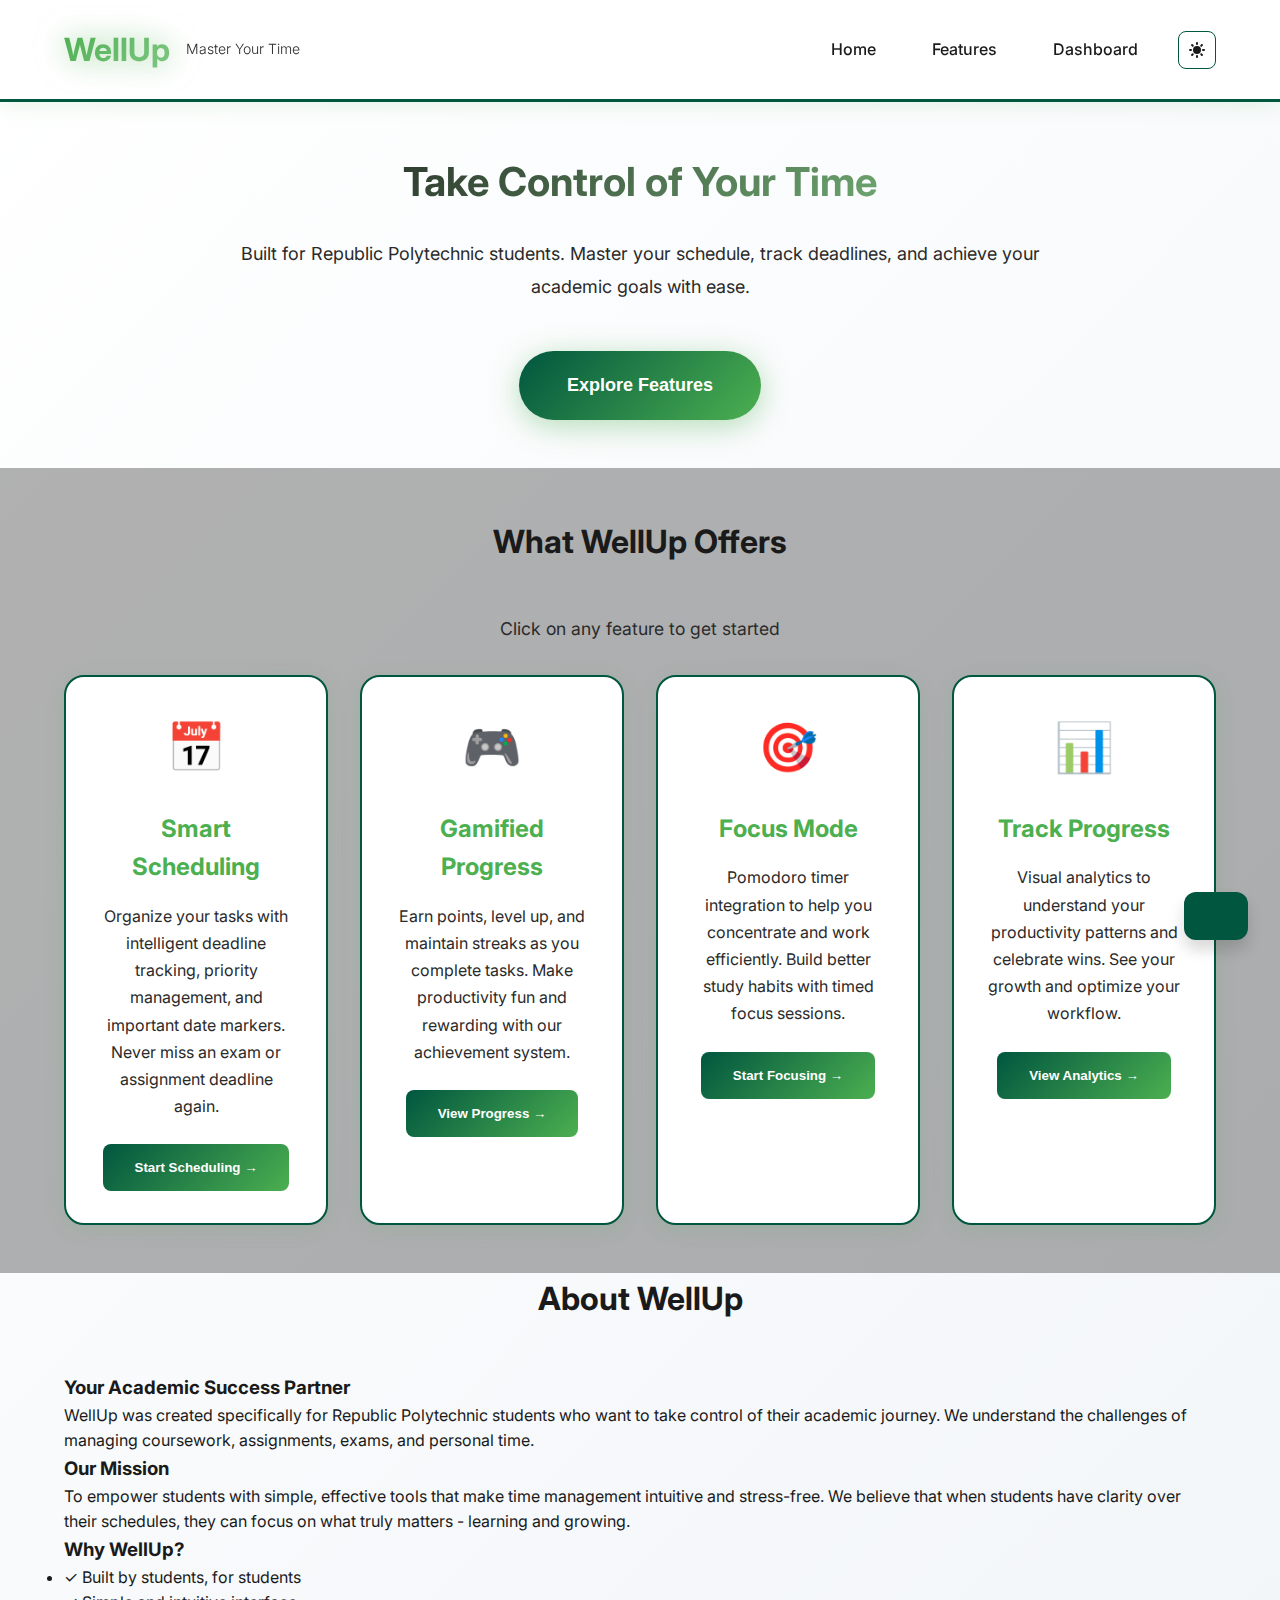
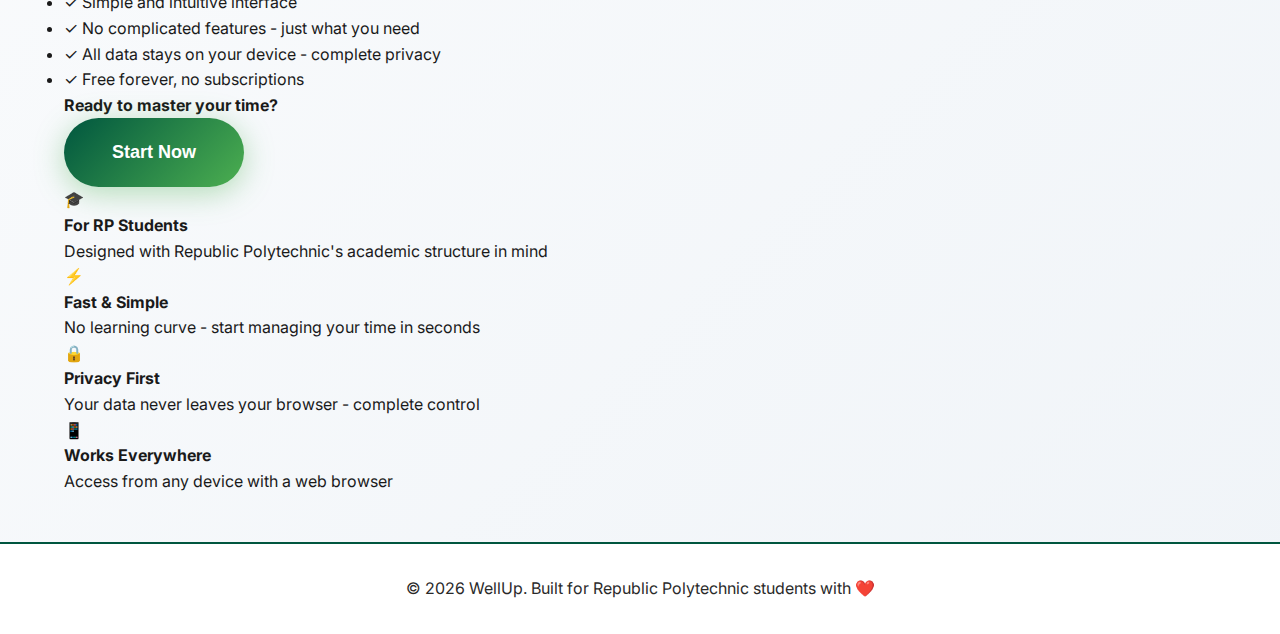
<file: index.html>
<!DOCTYPE html>
<html lang="en">
<head>
    <meta charset="UTF-8">
    <meta name="viewport" content="width=device-width, initial-scale=1.0">
    <meta name="description" content="WellUp - Master Your Time. Time management tool for Republic Polytechnic students to schedule activities, track deadlines, and stay in control.">
    <meta name="theme-color" content="#00563F">
    <title>WellUp - Master Your Time</title>
    <link rel="stylesheet" href="css/styles.css">
    <link rel="preconnect" href="https://fonts.googleapis.com">
    <link rel="preconnect" href="https://fonts.gstatic.com" crossorigin>
    <link href="https://fonts.googleapis.com/css2?family=Inter:wght@300;400;500;600;700&display=swap" rel="stylesheet">
</head>
<body>
    <!-- Navigation -->
    <nav class="navbar" role="navigation" aria-label="Main navigation">
        <div class="container">
            <div class="nav-brand">
                <h1 class="logo">WellUp</h1>
                <span class="tagline">Master Your Time</span>
            </div>
            <div class="nav-menu">
                <a href="#home" class="nav-link">Home</a>
                <a href="#features" class="nav-link">Features</a>
                <a href="#dashboard" class="nav-link">Dashboard</a>
                <button id="theme-toggle" class="icon-btn" aria-label="Toggle theme">
                    <svg width="20" height="20" viewBox="0 0 20 20" fill="currentColor">
                        <path d="M10 2a1 1 0 011 1v1a1 1 0 11-2 0V3a1 1 0 011-1zm4 8a4 4 0 11-8 0 4 4 0 018 0zm-.464 4.95l.707.707a1 1 0 001.414-1.414l-.707-.707a1 1 0 00-1.414 1.414zm2.12-10.607a1 1 0 010 1.414l-.706.707a1 1 0 11-1.414-1.414l.707-.707a1 1 0 011.414 0zM17 11a1 1 0 100-2h-1a1 1 0 100 2h1zm-7 4a1 1 0 011 1v1a1 1 0 11-2 0v-1a1 1 0 011-1zM5.05 6.464A1 1 0 106.465 5.05l-.708-.707a1 1 0 00-1.414 1.414l.707.707zm1.414 8.486l-.707.707a1 1 0 01-1.414-1.414l.707-.707a1 1 0 011.414 1.414zM4 11a1 1 0 100-2H3a1 1 0 000 2h1z"/>
                    </svg>
                </button>
            </div>
        </div>
    </nav>

    <!-- Hero Section -->
    <section id="home" class="hero">
        <div class="container">
            <div class="hero-content">
                <h2 class="hero-title">Take Control of Your Time</h2>
                <p class="hero-subtitle">Built for Republic Polytechnic students. Master your schedule, track deadlines, and achieve your academic goals with ease.</p>
                <button class="cta-btn" onclick="document.getElementById('features').scrollIntoView({behavior: 'smooth'})">
                    Explore Features
                </button>
            </div>
        </div>
    </section>

    <!-- Features Section -->
    <section id="features" class="features">
        <div class="container">
            <h2 class="section-title">What WellUp Offers</h2>
            <p style="text-align: center; color: var(--light-gray); margin-bottom: 2rem; font-size: 1.1rem;">Click on any feature to get started</p>
            <div class="features-grid">
                <article class="feature-card" onclick="window.location.href='scheduling.html'">
                    <div class="feature-icon">📅</div>
                    <h3>Smart Scheduling</h3>
                    <p>Organize your tasks with intelligent deadline tracking, priority management, and important date markers. Never miss an exam or assignment deadline again.</p>
                    <button class="feature-btn">Start Scheduling →</button>
                </article>
                <article class="feature-card" onclick="window.location.href='progress.html'">
                    <div class="feature-icon">🎮</div>
                    <h3>Gamified Progress</h3>
                    <p>Earn points, level up, and maintain streaks as you complete tasks. Make productivity fun and rewarding with our achievement system.</p>
                    <button class="feature-btn">View Progress →</button>
                </article>
                <article class="feature-card" onclick="window.location.href='focus.html'">
                    <div class="feature-icon">🎯</div>
                    <h3>Focus Mode</h3>
                    <p>Pomodoro timer integration to help you concentrate and work efficiently. Build better study habits with timed focus sessions.</p>
                    <button class="feature-btn">Start Focusing →</button>
                </article>
                <article class="feature-card" onclick="window.location.href='analytics.html'">
                    <div class="feature-icon">📊</div>
                    <h3>Track Progress</h3>
                    <p>Visual analytics to understand your productivity patterns and celebrate wins. See your growth and optimize your workflow.</p>
                    <button class="feature-btn">View Analytics →</button>
                </article>
            </div>
        </div>
    </section>

    <!-- About Us Section -->
    <section id="about" class="about-section">
        <div class="container">
            <h2 class="section-title">About WellUp</h2>
            <div class="about-content">
                <div class="about-text">
                    <h3>Your Academic Success Partner</h3>
                    <p>WellUp was created specifically for Republic Polytechnic students who want to take control of their academic journey. We understand the challenges of managing coursework, assignments, exams, and personal time.</p>
                    
                    <h3>Our Mission</h3>
                    <p>To empower students with simple, effective tools that make time management intuitive and stress-free. We believe that when students have clarity over their schedules, they can focus on what truly matters - learning and growing.</p>
                    
                    <h3>Why WellUp?</h3>
                    <ul class="about-list">
                        <li>✓ Built by students, for students</li>
                        <li>✓ Simple and intuitive interface</li>
                        <li>✓ No complicated features - just what you need</li>
                        <li>✓ All data stays on your device - complete privacy</li>
                        <li>✓ Free forever, no subscriptions</li>
                    </ul>
                    
                    <div class="about-cta">
                        <p><strong>Ready to master your time?</strong></p>
                        <button class="cta-btn" onclick="window.location.href='scheduling.html'">Start Now</button>
                    </div>
                </div>
                
                <div class="about-stats-grid">
                    <div class="about-stat">
                        <div class="about-stat-icon">🎓</div>
                        <h4>For RP Students</h4>
                        <p>Designed with Republic Polytechnic's academic structure in mind</p>
                    </div>
                    <div class="about-stat">
                        <div class="about-stat-icon">⚡</div>
                        <h4>Fast & Simple</h4>
                        <p>No learning curve - start managing your time in seconds</p>
                    </div>
                    <div class="about-stat">
                        <div class="about-stat-icon">🔒</div>
                        <h4>Privacy First</h4>
                        <p>Your data never leaves your browser - complete control</p>
                    </div>
                    <div class="about-stat">
                        <div class="about-stat-icon">📱</div>
                        <h4>Works Everywhere</h4>
                        <p>Access from any device with a web browser</p>
                    </div>
                </div>
            </div>
        </div>
    </section>

    <!-- Footer -->
    <footer class="footer">
        <div class="container">
            <p>&copy; 2026 WellUp. Built for Republic Polytechnic students with ❤️</p>
        </div>
    </footer>

    <!-- Notification Toast -->
    <div id="notification" class="notification" role="alert" aria-live="polite"></div>

    <script src="js/main.js"></script>
</body>
</html>
</file>
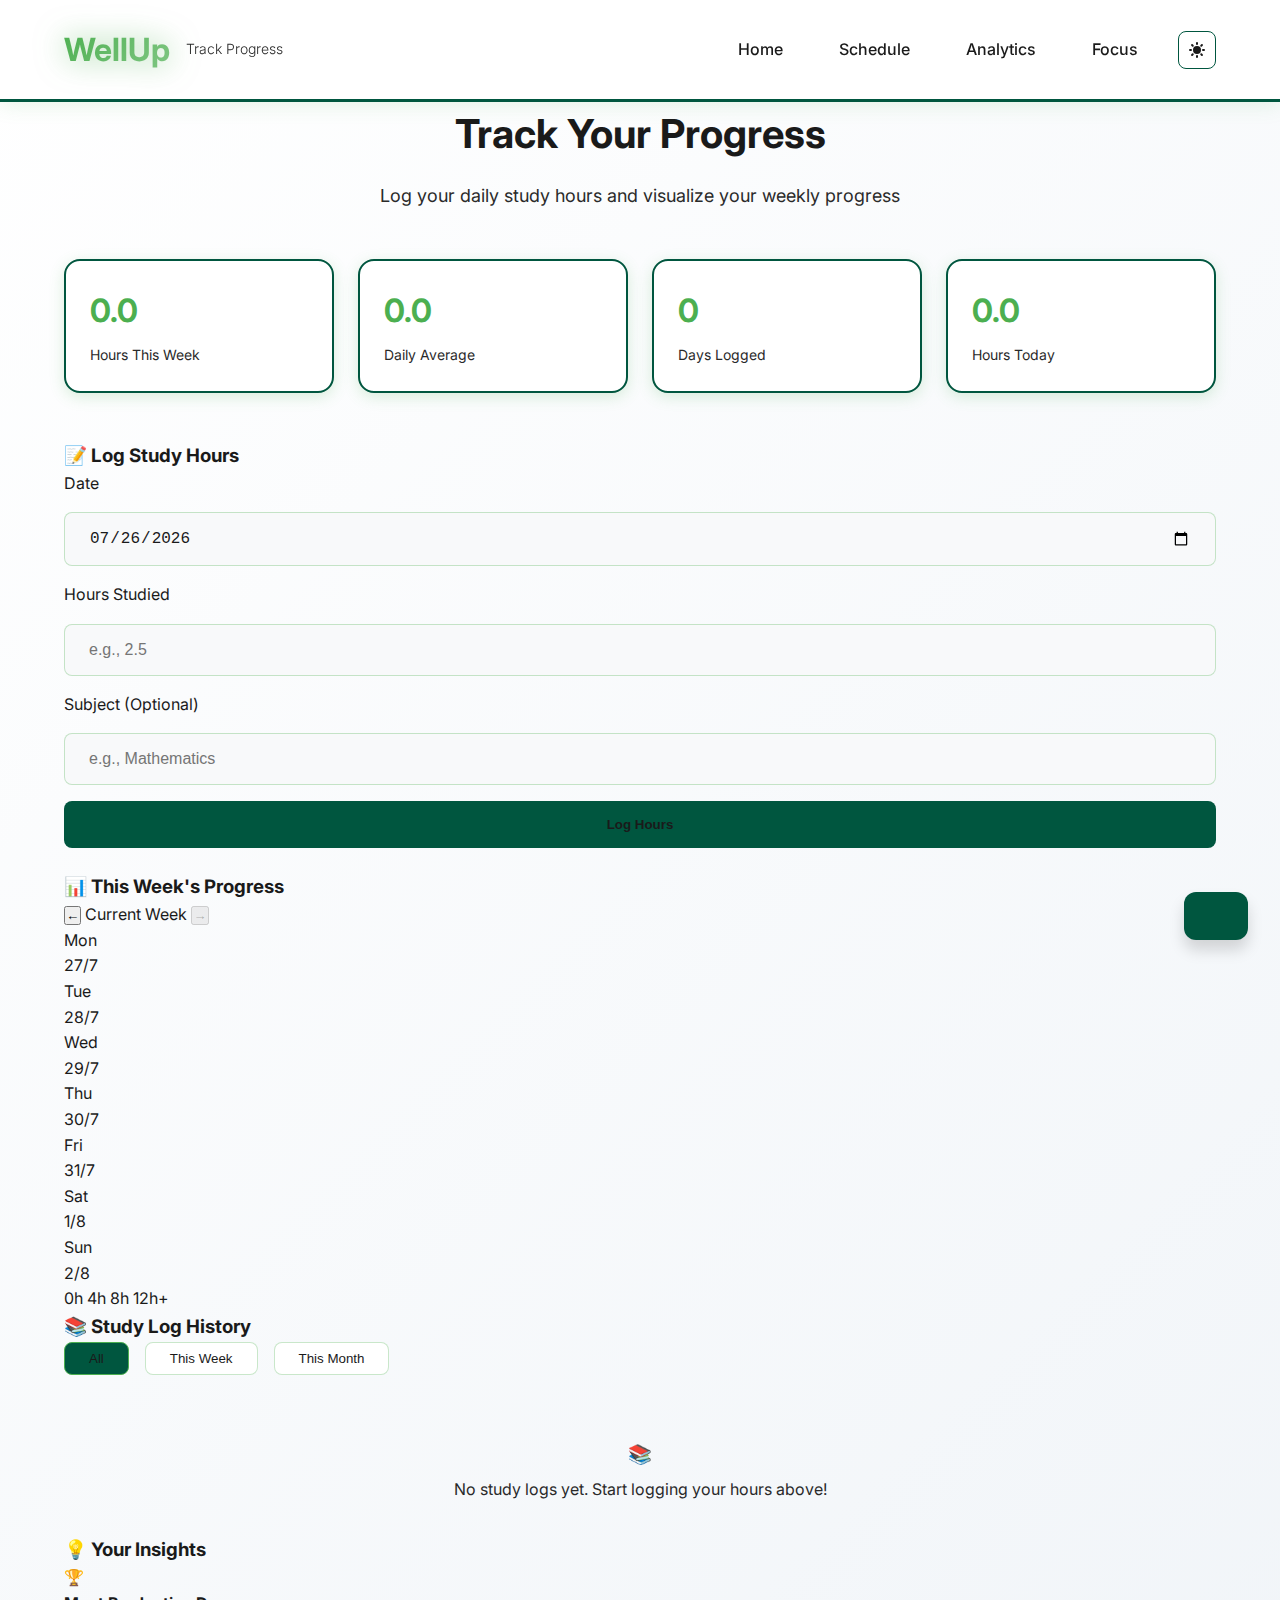
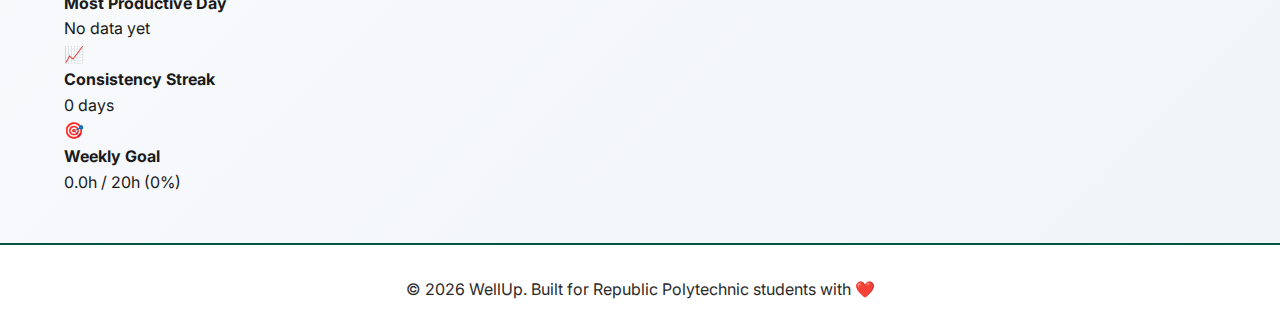
<file: analytics.html>
<!DOCTYPE html>
<html lang="en">
<head>
    <meta charset="UTF-8">
    <meta name="viewport" content="width=device-width, initial-scale=1.0">
    <meta name="description" content="WellUp - Track your study hours and progress">
    <meta name="theme-color" content="#00563F">
    <title>Track Progress - WellUp</title>
    <link rel="stylesheet" href="css/styles.css">
    <link rel="preconnect" href="https://fonts.googleapis.com">
    <link rel="preconnect" href="https://fonts.gstatic.com" crossorigin>
    <link href="https://fonts.googleapis.com/css2?family=Inter:wght@300;400;500;600;700&display=swap" rel="stylesheet">
</head>
<body>
    <!-- Navigation -->
    <nav class="navbar" role="navigation" aria-label="Main navigation">
        <div class="container">
            <div class="nav-brand">
                <a href="index.html" style="text-decoration: none;">
                    <h1 class="logo">WellUp</h1>
                </a>
                <span class="tagline">Track Progress</span>
            </div>
            <div class="nav-menu">
                <a href="index.html" class="nav-link">Home</a>
                <a href="scheduling.html" class="nav-link">Schedule</a>
                <a href="analytics.html" class="nav-link">Analytics</a>
                <a href="focus.html" class="nav-link">Focus</a>
                <button id="theme-toggle" class="icon-btn" aria-label="Toggle theme">
                    <svg width="20" height="20" viewBox="0 0 20 20" fill="currentColor">
                        <path d="M10 2a1 1 0 011 1v1a1 1 0 11-2 0V3a1 1 0 011-1zm4 8a4 4 0 11-8 0 4 4 0 018 0zm-.464 4.95l.707.707a1 1 0 001.414-1.414l-.707-.707a1 1 0 00-1.414 1.414zm2.12-10.607a1 1 0 010 1.414l-.706.707a1 1 0 11-1.414-1.414l.707-.707a1 1 0 011.414 0zM17 11a1 1 0 100-2h-1a1 1 0 100 2h1zm-7 4a1 1 0 011 1v1a1 1 0 11-2 0v-1a1 1 0 011-1zM5.05 6.464A1 1 0 106.465 5.05l-.708-.707a1 1 0 00-1.414 1.414l.707.707zm1.414 8.486l-.707.707a1 1 0 01-1.414-1.414l.707-.707a1 1 0 011.414 1.414zM4 11a1 1 0 100-2H3a1 1 0 000 2h1z"/>
                    </svg>
                </button>
            </div>
        </div>
    </nav>

    <!-- Analytics Page -->
    <section class="analytics-page">
        <div class="container">
            <div class="page-header">
                <h2 class="page-title">Track Your Progress</h2>
                <p class="page-subtitle">Log your daily study hours and visualize your weekly progress</p>
            </div>

            <!-- Quick Stats -->
            <div class="hero-stats">
                <div class="stat-card">
                    <span class="stat-number" id="total-hours-week">0</span>
                    <span class="stat-label">Hours This Week</span>
                </div>
                <div class="stat-card">
                    <span class="stat-number" id="avg-hours-day">0</span>
                    <span class="stat-label">Daily Average</span>
                </div>
                <div class="stat-card">
                    <span class="stat-number" id="days-logged">0</span>
                    <span class="stat-label">Days Logged</span>
                </div>
                <div class="stat-card">
                    <span class="stat-number" id="today-hours">0</span>
                    <span class="stat-label">Hours Today</span>
                </div>
            </div>

            <!-- Main Content Grid -->
            <div class="analytics-grid">
                <!-- Log Hours Section -->
                <div class="analytics-card">
                    <h3>📝 Log Study Hours</h3>
                    <form id="hours-form" class="hours-form">
                        <div class="form-column">
                            <label for="date-input" class="form-label">Date</label>
                            <input 
                                type="date" 
                                id="date-input" 
                                class="task-input"
                                required
                                aria-label="Study date"
                            >
                            
                            <label for="hours-input" class="form-label">Hours Studied</label>
                            <input 
                                type="number" 
                                id="hours-input" 
                                class="task-input"
                                placeholder="e.g., 2.5"
                                min="0"
                                max="24"
                                step="0.5"
                                required
                                aria-label="Hours studied"
                            >
                            
                            <label for="subject-input" class="form-label">Subject (Optional)</label>
                            <input 
                                type="text" 
                                id="subject-input" 
                                class="task-input"
                                placeholder="e.g., Mathematics"
                                aria-label="Subject"
                            >
                            
                            <button type="submit" class="add-btn full-width">Log Hours</button>
                        </div>
                    </form>
                </div>

                <!-- Weekly Progress Chart -->
                <div class="analytics-card chart-card">
                    <h3>📊 This Week's Progress</h3>
                    <div class="week-selector">
                        <button id="prev-week" class="week-nav-btn">←</button>
                        <span id="week-display">Current Week</span>
                        <button id="next-week" class="week-nav-btn">→</button>
                    </div>
                    <div class="bar-chart" id="weekly-chart">
                        <!-- Chart will be rendered here -->
                    </div>
                    <div class="chart-legend">
                        <span>0h</span>
                        <span>4h</span>
                        <span>8h</span>
                        <span>12h+</span>
                    </div>
                </div>
            </div>

            <!-- Study Log History -->
            <div class="analytics-card full-width">
                <h3>📚 Study Log History</h3>
                <div class="filter-section">
                    <button class="filter-btn active" data-filter="all">All</button>
                    <button class="filter-btn" data-filter="week">This Week</button>
                    <button class="filter-btn" data-filter="month">This Month</button>
                </div>
                <div class="study-log-list" id="study-log-list">
                    <!-- Study logs will be dynamically added here -->
                </div>
            </div>

            <!-- Insights -->
            <div class="insights-section">
                <h3>💡 Your Insights</h3>
                <div class="insights-grid">
                    <div class="insight-card">
                        <div class="insight-icon">🏆</div>
                        <h4>Most Productive Day</h4>
                        <p id="most-productive-day">No data yet</p>
                    </div>
                    <div class="insight-card">
                        <div class="insight-icon">📈</div>
                        <h4>Consistency Streak</h4>
                        <p id="consistency-streak">0 days</p>
                    </div>
                    <div class="insight-card">
                        <div class="insight-icon">🎯</div>
                        <h4>Weekly Goal</h4>
                        <p id="weekly-goal-status">Track 7 days to see goal</p>
                    </div>
                </div>
            </div>
        </div>
    </section>

    <!-- Footer -->
    <footer class="footer">
        <div class="container">
            <p>&copy; 2026 WellUp. Built for Republic Polytechnic students with ❤️</p>
        </div>
    </footer>

    <!-- Notification Toast -->
    <div id="notification" class="notification" role="alert" aria-live="polite"></div>

    <script src="js/analytics.js"></script>
</body>
</html>
</file>
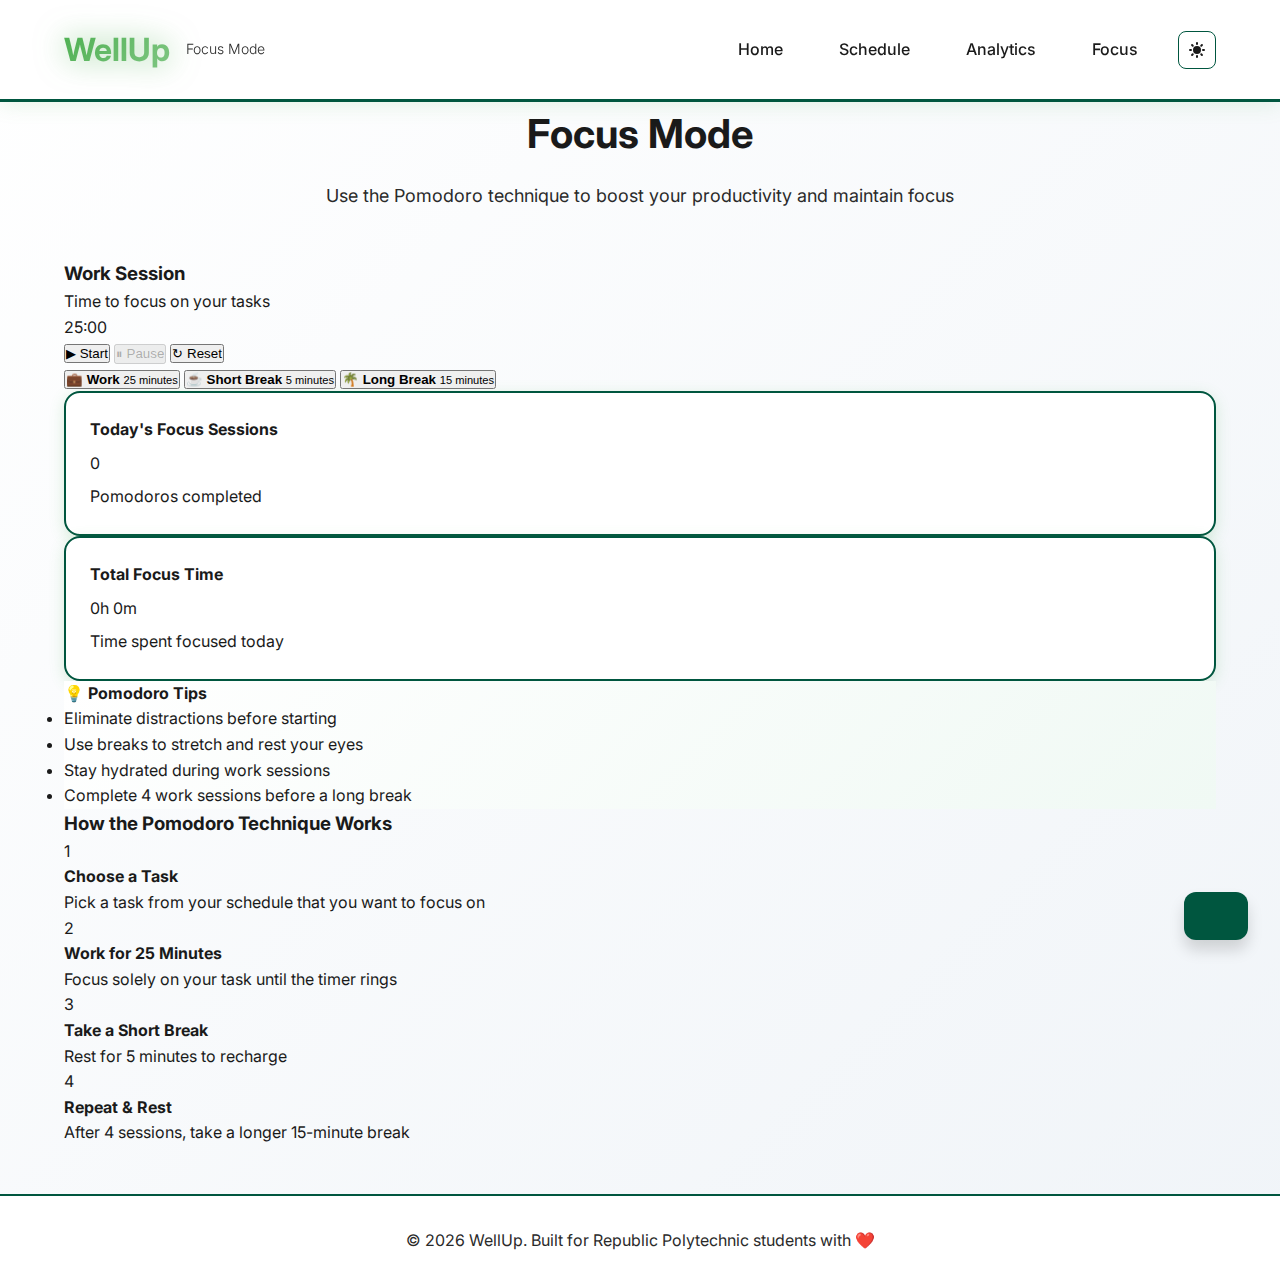
<file: focus.html>
<!DOCTYPE html>
<html lang="en">
<head>
    <meta charset="UTF-8">
    <meta name="viewport" content="width=device-width, initial-scale=1.0">
    <meta name="description" content="WellUp - Focus Mode with Pomodoro Timer">
    <meta name="theme-color" content="#00563F">
    <title>Focus Mode - WellUp</title>
    <link rel="stylesheet" href="css/styles.css">
    <link rel="preconnect" href="https://fonts.googleapis.com">
    <link rel="preconnect" href="https://fonts.gstatic.com" crossorigin>
    <link href="https://fonts.googleapis.com/css2?family=Inter:wght@300;400;500;600;700&display=swap" rel="stylesheet">
</head>
<body>
    <!-- Navigation -->
    <nav class="navbar" role="navigation" aria-label="Main navigation">
        <div class="container">
            <div class="nav-brand">
                <a href="index.html" style="text-decoration: none;">
                    <h1 class="logo">WellUp</h1>
                </a>
                <span class="tagline">Focus Mode</span>
            </div>
            <div class="nav-menu">
                <a href="index.html" class="nav-link">Home</a>
                <a href="scheduling.html" class="nav-link">Schedule</a>
                <a href="analytics.html" class="nav-link">Analytics</a>
                <a href="focus.html" class="nav-link">Focus</a>
                <button id="theme-toggle" class="icon-btn" aria-label="Toggle theme">
                    <svg width="20" height="20" viewBox="0 0 20 20" fill="currentColor">
                        <path d="M10 2a1 1 0 011 1v1a1 1 0 11-2 0V3a1 1 0 011-1zm4 8a4 4 0 11-8 0 4 4 0 018 0zm-.464 4.95l.707.707a1 1 0 001.414-1.414l-.707-.707a1 1 0 00-1.414 1.414zm2.12-10.607a1 1 0 010 1.414l-.706.707a1 1 0 11-1.414-1.414l.707-.707a1 1 0 011.414 0zM17 11a1 1 0 100-2h-1a1 1 0 100 2h1zm-7 4a1 1 0 011 1v1a1 1 0 11-2 0v-1a1 1 0 011-1zM5.05 6.464A1 1 0 106.465 5.05l-.708-.707a1 1 0 00-1.414 1.414l.707.707zm1.414 8.486l-.707.707a1 1 0 01-1.414-1.414l.707-.707a1 1 0 011.414 1.414zM4 11a1 1 0 100-2H3a1 1 0 000 2h1z"/>
                    </svg>
                </button>
            </div>
        </div>
    </nav>

    <!-- Focus Mode Page -->
    <section class="focus-page">
        <div class="container">
            <div class="page-header">
                <h2 class="page-title">Focus Mode</h2>
                <p class="page-subtitle">Use the Pomodoro technique to boost your productivity and maintain focus</p>
            </div>

            <!-- Pomodoro Timer Card -->
            <div class="focus-container">
                <div class="timer-card">
                    <div class="timer-header">
                        <h3 id="timer-mode-label">Work Session</h3>
                        <p id="timer-description">Time to focus on your tasks</p>
                    </div>
                    
                    <div class="timer-display-large" id="timer-display">25:00</div>
                    
                    <div class="timer-controls-large">
                        <button id="timer-start" class="timer-btn-large primary">
                            <span class="btn-icon">▶</span>
                            Start
                        </button>
                        <button id="timer-pause" class="timer-btn-large" disabled>
                            <span class="btn-icon">⏸</span>
                            Pause
                        </button>
                        <button id="timer-reset" class="timer-btn-large">
                            <span class="btn-icon">↻</span>
                            Reset
                        </button>
                    </div>
                    
                    <div class="timer-mode-selector">
                        <button class="mode-btn-large active" data-mode="work">
                            <span class="mode-icon">💼</span>
                            <span class="mode-text">
                                <strong>Work</strong>
                                <small>25 minutes</small>
                            </span>
                        </button>
                        <button class="mode-btn-large" data-mode="short">
                            <span class="mode-icon">☕</span>
                            <span class="mode-text">
                                <strong>Short Break</strong>
                                <small>5 minutes</small>
                            </span>
                        </button>
                        <button class="mode-btn-large" data-mode="long">
                            <span class="mode-icon">🌴</span>
                            <span class="mode-text">
                                <strong>Long Break</strong>
                                <small>15 minutes</small>
                            </span>
                        </button>
                    </div>
                </div>

                <!-- Sessions Completed -->
                <div class="stats-sidebar">
                    <div class="stat-card">
                        <h4>Today's Focus Sessions</h4>
                        <div class="stat-number-large" id="sessions-today">0</div>
                        <p class="stat-detail">Pomodoros completed</p>
                    </div>
                    
                    <div class="stat-card">
                        <h4>Total Focus Time</h4>
                        <div class="stat-number-large" id="total-time">0h 0m</div>
                        <p class="stat-detail">Time spent focused today</p>
                    </div>

                    <div class="tips-card">
                        <h4>💡 Pomodoro Tips</h4>
                        <ul class="tips-list-small">
                            <li>Eliminate distractions before starting</li>
                            <li>Use breaks to stretch and rest your eyes</li>
                            <li>Stay hydrated during work sessions</li>
                            <li>Complete 4 work sessions before a long break</li>
                        </ul>
                    </div>
                </div>
            </div>

            <!-- How It Works -->
            <div class="how-it-works">
                <h3>How the Pomodoro Technique Works</h3>
                <div class="steps-grid">
                    <div class="step-card">
                        <div class="step-number">1</div>
                        <h4>Choose a Task</h4>
                        <p>Pick a task from your schedule that you want to focus on</p>
                    </div>
                    <div class="step-card">
                        <div class="step-number">2</div>
                        <h4>Work for 25 Minutes</h4>
                        <p>Focus solely on your task until the timer rings</p>
                    </div>
                    <div class="step-card">
                        <div class="step-number">3</div>
                        <h4>Take a Short Break</h4>
                        <p>Rest for 5 minutes to recharge</p>
                    </div>
                    <div class="step-card">
                        <div class="step-number">4</div>
                        <h4>Repeat & Rest</h4>
                        <p>After 4 sessions, take a longer 15-minute break</p>
                    </div>
                </div>
            </div>
        </div>
    </section>

    <!-- Footer -->
    <footer class="footer">
        <div class="container">
            <p>&copy; 2026 WellUp. Built for Republic Polytechnic students with ❤️</p>
        </div>
    </footer>

    <!-- Notification Toast -->
    <div id="notification" class="notification" role="alert" aria-live="polite"></div>

    <script src="js/focus.js"></script>
</body>
</html>
</file>
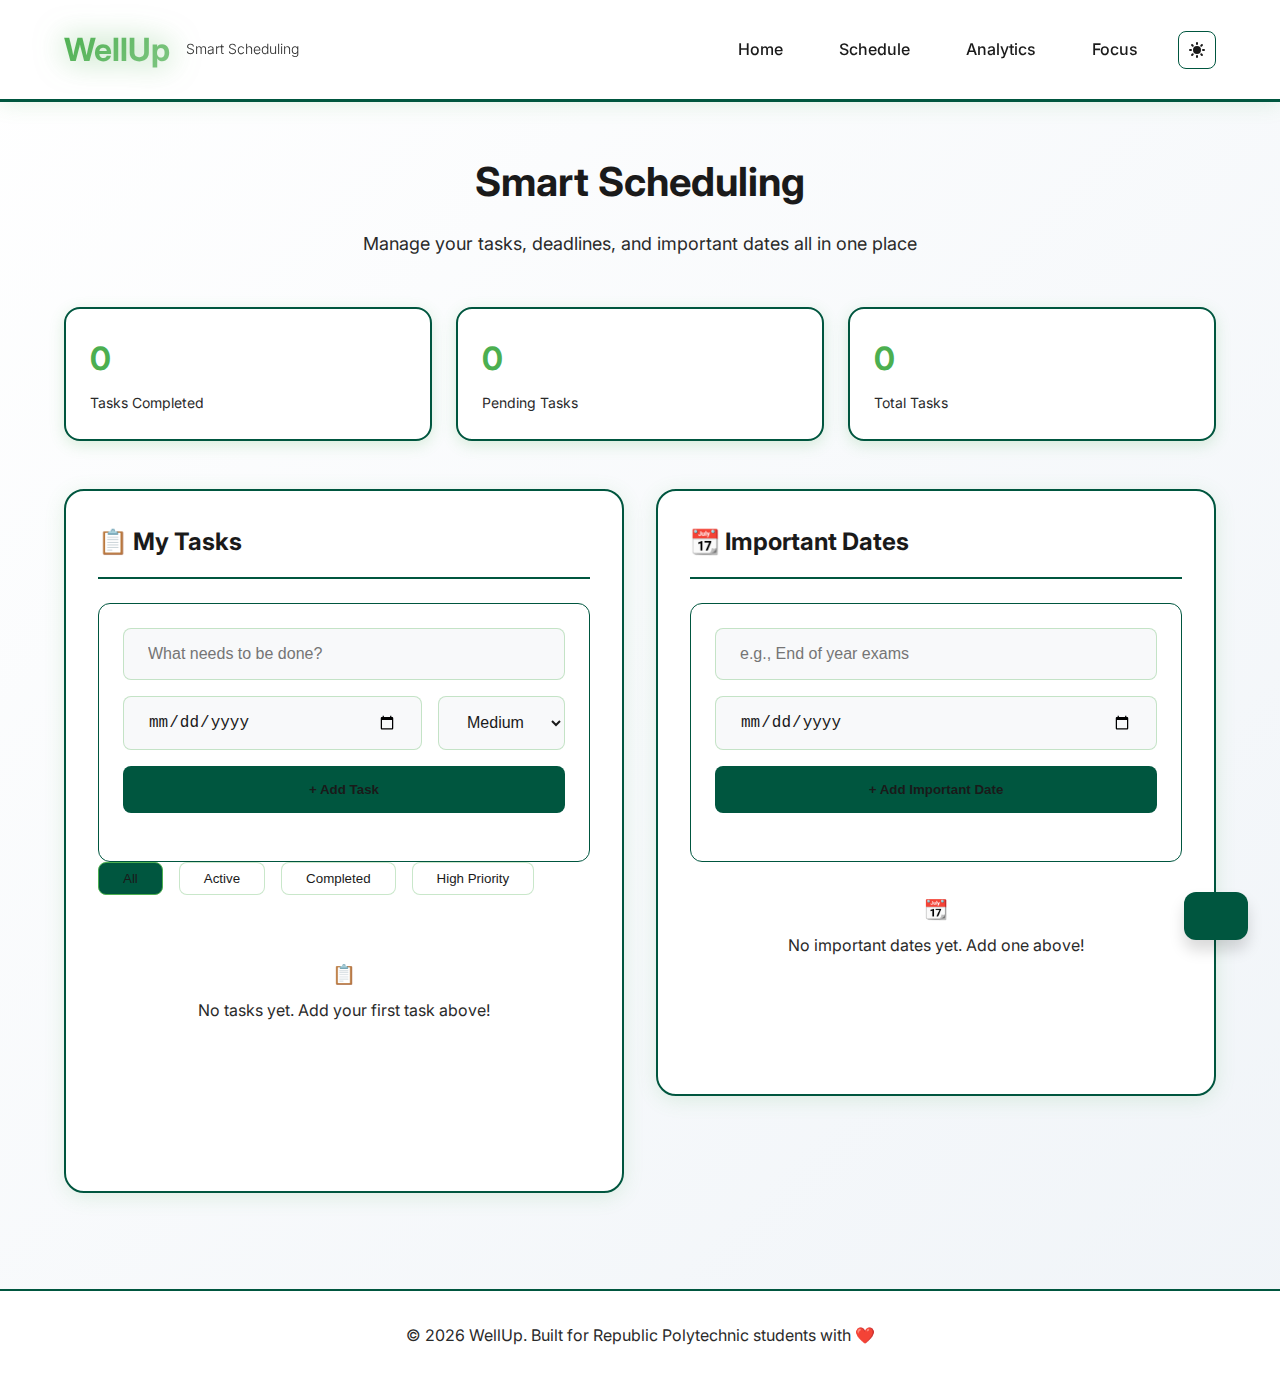
<file: scheduling.html>
<!DOCTYPE html>
<html lang="en">
<head>
    <meta charset="UTF-8">
    <meta name="viewport" content="width=device-width, initial-scale=1.0">
    <meta name="description" content="WellUp - Smart Scheduling for Republic Polytechnic students">
    <meta name="theme-color" content="#00563F">
    <title>Smart Scheduling - WellUp</title>
    <link rel="stylesheet" href="css/styles.css">
    <link rel="preconnect" href="https://fonts.googleapis.com">
    <link rel="preconnect" href="https://fonts.gstatic.com" crossorigin>
    <link href="https://fonts.googleapis.com/css2?family=Inter:wght@300;400;500;600;700&display=swap" rel="stylesheet">
</head>
<body>
    <!-- Navigation -->
    <nav class="navbar" role="navigation" aria-label="Main navigation">
        <div class="container">
            <div class="nav-brand">
                <a href="index.html" style="text-decoration: none;">
                    <h1 class="logo">WellUp</h1>
                </a>
                <span class="tagline">Smart Scheduling</span>
            </div>
            <div class="nav-menu">
                <a href="index.html" class="nav-link">Home</a>
                <a href="scheduling.html" class="nav-link">Schedule</a>
                <a href="analytics.html" class="nav-link">Analytics</a>
                <a href="focus.html" class="nav-link">Focus</a>
                <button id="theme-toggle" class="icon-btn" aria-label="Toggle theme">
                    <svg width="20" height="20" viewBox="0 0 20 20" fill="currentColor">
                        <path d="M10 2a1 1 0 011 1v1a1 1 0 11-2 0V3a1 1 0 011-1zm4 8a4 4 0 11-8 0 4 4 0 018 0zm-.464 4.95l.707.707a1 1 0 001.414-1.414l-.707-.707a1 1 0 00-1.414 1.414zm2.12-10.607a1 1 0 010 1.414l-.706.707a1 1 0 11-1.414-1.414l.707-.707a1 1 0 011.414 0zM17 11a1 1 0 100-2h-1a1 1 0 100 2h1zm-7 4a1 1 0 011 1v1a1 1 0 11-2 0v-1a1 1 0 011-1zM5.05 6.464A1 1 0 106.465 5.05l-.708-.707a1 1 0 00-1.414 1.414l.707.707zm1.414 8.486l-.707.707a1 1 0 01-1.414-1.414l.707-.707a1 1 0 011.414 1.414zM4 11a1 1 0 100-2H3a1 1 0 000 2h1z"/>
                    </svg>
                </button>
            </div>
        </div>
    </nav>

    <!-- Scheduling Dashboard -->
    <section class="scheduling-page">
        <div class="container">
            <div class="page-header">
                <h2 class="page-title">Smart Scheduling</h2>
                <p class="page-subtitle">Manage your tasks, deadlines, and important dates all in one place</p>
            </div>

            <!-- Stats Overview -->
            <div class="hero-stats">
                <div class="stat-card">
                    <span class="stat-number" id="tasks-completed">0</span>
                    <span class="stat-label">Tasks Completed</span>
                </div>
                <div class="stat-card">
                    <span class="stat-number" id="pending-tasks">0</span>
                    <span class="stat-label">Pending Tasks</span>
                </div>
                <div class="stat-card">
                    <span class="stat-number" id="total-tasks">0</span>
                    <span class="stat-label">Total Tasks</span>
                </div>
            </div>

            <!-- Two Column Layout -->
            <div class="scheduling-grid">
                <!-- Left Column: Task Management -->
                <div class="schedule-column">
                    <div class="schedule-card">
                        <h3>📋 My Tasks</h3>
                        
                        <!-- Task Input -->
                        <form id="task-form" class="task-form">
                            <div class="form-column">
                                <input 
                                    type="text" 
                                    id="task-input" 
                                    class="task-input" 
                                    placeholder="What needs to be done?"
                                    required
                                    aria-label="Task description"
                                >
                                <div class="form-row-inline">
                                    <input 
                                        type="date" 
                                        id="task-deadline" 
                                        class="task-deadline"
                                        aria-label="Task deadline"
                                        required
                                    >
                                    <select id="task-priority" class="task-priority" aria-label="Task priority">
                                        <option value="low">Low</option>
                                        <option value="medium" selected>Medium</option>
                                        <option value="high">High</option>
                                    </select>
                                </div>
                                <button type="submit" class="add-btn full-width">+ Add Task</button>
                            </div>
                        </form>

                        <!-- Filter Options -->
                        <div class="filter-section">
                            <button class="filter-btn active" data-filter="all">All</button>
                            <button class="filter-btn" data-filter="active">Active</button>
                            <button class="filter-btn" data-filter="completed">Completed</button>
                            <button class="filter-btn" data-filter="high">High Priority</button>
                        </div>

                        <!-- Task List -->
                        <div class="task-list" id="task-list" role="list">
                            <!-- Tasks will be dynamically added here -->
                        </div>
                    </div>
                </div>

                <!-- Right Column: Important Dates -->
                <div class="schedule-column">
                    <div class="schedule-card">
                        <h3>📆 Important Dates</h3>
                        
                        <!-- Important Date Input -->
                        <form id="date-form" class="task-form">
                            <div class="form-column">
                                <input 
                                    type="text" 
                                    id="date-input" 
                                    class="task-input" 
                                    placeholder="e.g., End of year exams"
                                    required
                                    aria-label="Important date description"
                                >
                                <input 
                                    type="date" 
                                    id="date-value" 
                                    class="task-deadline"
                                    aria-label="Date"
                                    required
                                >
                                <button type="submit" class="add-btn full-width">+ Add Important Date</button>
                            </div>
                        </form>

                        <!-- Important Dates List -->
                        <div class="dates-list" id="dates-list">
                            <!-- Important dates will be dynamically added here -->
                        </div>
                    </div>

                  
                </div>
            </div>
        </div>
    </section>

    <!-- Footer -->
    <footer class="footer">
        <div class="container">
            <p>&copy; 2026 WellUp. Built for Republic Polytechnic students with ❤️</p>
        </div>
    </footer>

    <!-- Notification Toast -->
    <div id="notification" class="notification" role="alert" aria-live="polite"></div>

    <script src="js/scheduling.js"></script>
</body>
</html>
</file>
<file: css/styles.css>
/* ==========================================
   WellUp - Master Your Time
   Color Scheme: Republic Polytechnic Green & Black
   Primary: #00563F (RP Green)
   Accent: #4CAF50 (Vibrant Green)
   Dark: #1A1A1A, #0D0D0D
   ========================================== */

:root {
    /* Colors */
    --primary-green: #00563F;
    --vibrant-green: #4CAF50;
    --light-green: #81C784;
    --dark-green: #003d2d;
    --black: #FFFFFF;
    --dark-gray: #F8F9FA;
    --medium-gray: #FFFFFF;
    --light-gray: #2A2A2A;
    --white: #1A1A1A;
    --success: #66BB6A;
    --warning: #FFA726;
    --danger: #EF5350;
    
    /* Spacing */
    --spacing-xs: 0.5rem;
    --spacing-sm: 1rem;
    --spacing-md: 1.5rem;
    --spacing-lg: 2rem;
    --spacing-xl: 3rem;
    
    /* Typography */
    --font-primary: 'Inter', -apple-system, BlinkMacSystemFont, 'Segoe UI', sans-serif;
    --font-size-sm: 0.875rem;
    --font-size-base: 1rem;
    --font-size-lg: 1.125rem;
    --font-size-xl: 1.5rem;
    --font-size-2xl: 2rem;
    --font-size-3xl: 2.5rem;
    
    /* Transitions */
    --transition-fast: 150ms ease;
    --transition-base: 250ms ease;
    --transition-slow: 350ms ease;
    
    /* Shadows */
    --shadow-sm: 0 1px 2px rgba(0, 0, 0, 0.1);
    --shadow-md: 0 4px 6px rgba(0, 0, 0, 0.1);
    --shadow-lg: 0 10px 15px rgba(0, 0, 0, 0.15);
    --shadow-green: 0 4px 15px rgba(76, 175, 80, 0.3);
}

/* Light Theme Overrides */
body.light-theme {
    --black: #FFFFFF;
    --dark-gray: #F5F5F5;
    --medium-gray: #E0E0E0;
    --white: #1A1A1A;
    --light-gray: #2A2A2A;
}

/* ========================================== */
/* Base Styles */
/* ========================================== */

* {
    margin: 0;
    padding: 0;
    box-sizing: border-box;
}

html {
    scroll-behavior: smooth;
}

body {
    font-family: var(--font-primary);
    font-size: var(--font-size-base);
    line-height: 1.6;
    color: var(--white);
    background: linear-gradient(135deg, #FFFFFF 0%, #F0F4F8 100%);
    min-height: 100vh;
    -webkit-font-smoothing: antialiased;
    -moz-osx-font-smoothing: grayscale;
}

.container {
    max-width: 1200px;
    margin: 0 auto;
    padding: 0 var(--spacing-md);
}

/* ========================================== */
/* Navigation */
/* ========================================== */

.navbar {
    background: rgba(255, 255, 255, 0.98);
    backdrop-filter: blur(10px);
    padding: var(--spacing-md) 0;
    position: sticky;
    top: 0;
    z-index: 1000;
    box-shadow: 0 2px 20px rgba(76, 175, 80, 0.15);
    border-bottom: 3px solid var(--primary-green);
}

.navbar .container {
    display: flex;
    justify-content: space-between;
    align-items: center;
}

.nav-brand {
    display: flex;
    align-items: center;
    gap: var(--spacing-sm);
}

.logo {
    font-size: var(--font-size-2xl);
    font-weight: 700;
    background: linear-gradient(135deg, var(--vibrant-green), var(--light-green));
    -webkit-background-clip: text;
    -webkit-text-fill-color: transparent;
    background-clip: text;
    filter: drop-shadow(0 0 15px rgba(76, 175, 80, 0.6));
    animation: glow 2s ease-in-out infinite alternate;
}

@keyframes glow {
    from {
        filter: drop-shadow(0 0 10px rgba(76, 175, 80, 0.4));
    }
    to {
        filter: drop-shadow(0 0 20px rgba(76, 175, 80, 0.8));
    }
}

.tagline {
    font-size: var(--font-size-sm);
    color: var(--light-gray);
    font-weight: 300;
}

.nav-menu {
    display: flex;
    align-items: center;
    gap: var(--spacing-md);
}

.nav-link {
    color: var(--white);
    text-decoration: none;
    font-weight: 500;
    padding: var(--spacing-xs) var(--spacing-sm);
    border-radius: 6px;
    transition: all var(--transition-base);
    position: relative;
}

.nav-link:hover {
    color: var(--vibrant-green);
    background: rgba(76, 175, 80, 0.1);
}

.nav-link::after {
    content: '';
    position: absolute;
    bottom: 0;
    left: 50%;
    transform: translateX(-50%);
    width: 0;
    height: 2px;
    background: var(--vibrant-green);
    transition: width var(--transition-base);
}

.nav-link:hover::after {
    width: 80%;
}

.icon-btn {
    background: var(--medium-gray);
    border: 1px solid var(--primary-green);
    color: var(--white);
    padding: var(--spacing-xs);
    border-radius: 8px;
    cursor: pointer;
    transition: all var(--transition-base);
    display: flex;
    align-items: center;
    justify-content: center;
}

.icon-btn:hover {
    background: var(--primary-green);
    transform: scale(1.05);
}

/* ========================================== */
/* Hero Section */
/* ========================================== */

.hero {
    padding: var(--spacing-xl) 0;
    text-align: center;
}

.hero-content {
    max-width: 800px;
    margin: 0 auto;
}

.hero-title {
    font-size: var(--font-size-3xl);
    font-weight: 700;
    margin-bottom: var(--spacing-md);
    background: linear-gradient(135deg, var(--white), var(--light-green));
    -webkit-background-clip: text;
    -webkit-text-fill-color: transparent;
    background-clip: text;
}

.hero-subtitle {
    font-size: var(--font-size-lg);
    color: var(--light-gray);
    margin-bottom: var(--spacing-xl);
    line-height: 1.8;
}

.hero-stats {
    display: grid;
    grid-template-columns: repeat(auto-fit, minmax(150px, 1fr));
    gap: var(--spacing-md);
    margin-bottom: var(--spacing-xl);
}

.stat-card {
    background: #FFFFFF;
    border: 2px solid var(--primary-green);
    border-radius: 16px;
    padding: var(--spacing-md);
    display: flex;
    flex-direction: column;
    gap: var(--spacing-xs);
    transition: all var(--transition-base);
    box-shadow: 0 4px 15px rgba(76, 175, 80, 0.2);
}

.stat-card:hover {
    transform: translateY(-8px);
    box-shadow: 0 8px 30px rgba(76, 175, 80, 0.4);
    border-color: var(--vibrant-green);
    border-width: 3px;
}

.stat-number {
    font-size: var(--font-size-2xl);
    font-weight: 700;
    color: var(--vibrant-green);
}

.stat-label {
    font-size: var(--font-size-sm);
    color: var(--light-gray);
    font-weight: 400;
}

.cta-btn {
    background: linear-gradient(135deg, var(--primary-green), var(--vibrant-green));
    color: #FFFFFF;
    border: none;
    padding: var(--spacing-md) var(--spacing-xl);
    font-size: var(--font-size-lg);
    font-weight: 600;
    border-radius: 50px;
    cursor: pointer;
    transition: all var(--transition-base);
    box-shadow: 0 6px 30px rgba(76, 175, 80, 0.4);
    animation: pulse-glow 2s ease-in-out infinite;
}

@keyframes pulse-glow {
    0%, 100% {
        box-shadow: 0 6px 30px rgba(76, 175, 80, 0.4);
    }
    50% {
        box-shadow: 0 8px 40px rgba(76, 175, 80, 0.7);
    }
}

.cta-btn:hover {
    transform: scale(1.08);
    box-shadow: 0 10px 50px rgba(76, 175, 80, 0.6);
    animation: none;
}

/* ========================================== */
/* Features Section */
/* ========================================== */

.features {
    padding: var(--spacing-xl) 0;
    background: rgba(0, 0, 0, 0.3);
}

.section-title {
    font-size: var(--font-size-2xl);
    font-weight: 700;
    text-align: center;
    margin-bottom: var(--spacing-xl);
    color: var(--white);
}

.features-grid {
    display: grid;
    grid-template-columns: repeat(auto-fit, minmax(250px, 1fr));
    gap: var(--spacing-lg);
}

.feature-card {
    background: #FFFFFF;
    border: 2px solid var(--primary-green);
    border-radius: 20px;
    padding: var(--spacing-lg);
    text-align: center;
    transition: all var(--transition-base);
    cursor: pointer;
    box-shadow: 0 4px 20px rgba(76, 175, 80, 0.15);
}

.feature-card:hover {
    transform: translateY(-12px) scale(1.02);
    box-shadow: 0 12px 40px rgba(76, 175, 80, 0.5);
    border-color: var(--vibrant-green);
    border-width: 3px;
}

.feature-icon {
    font-size: 3rem;
    margin-bottom: var(--spacing-md);
}

.feature-card h3 {
    font-size: var(--font-size-xl);
    color: var(--vibrant-green);
    margin-bottom: var(--spacing-sm);
}

.feature-card p {
    color: var(--light-gray);
    line-height: 1.7;
}

/* ========================================== */
/* Dashboard Section */
/* ========================================== */

.dashboard {
    padding: var(--spacing-xl) 0;
}

.progress-section {
    background: var(--medium-gray);
    border: 1px solid var(--primary-green);
    border-radius: 12px;
    padding: var(--spacing-md);
    margin-bottom: var(--spacing-lg);
}

.progress-header {
    display: flex;
    justify-content: space-between;
    margin-bottom: var(--spacing-sm);
    color: var(--white);
    font-weight: 600;
}

.progress-bar {
    background: var(--dark-gray);
    height: 30px;
    border-radius: 15px;
    overflow: hidden;
    position: relative;
}

.progress-fill {
    height: 100%;
    background: linear-gradient(90deg, var(--primary-green), var(--vibrant-green));
    width: 0%;
    transition: width var(--transition-slow);
    display: flex;
    align-items: center;
    justify-content: flex-end;
    padding-right: var(--spacing-sm);
    color: var(--white);
    font-weight: 600;
    box-shadow: 0 0 20px rgba(76, 175, 80, 0.5);
}

/* Task Input */
.task-input-section {
    margin-bottom: var(--spacing-lg);
}

.task-form {
    background: var(--medium-gray);
    border: 1px solid var(--primary-green);
    border-radius: 12px;
    padding: var(--spacing-md);
}

.form-row {
    display: grid;
    grid-template-columns: 1fr auto auto auto;
    gap: var(--spacing-sm);
}

.task-input,
.task-deadline,
.task-priority {
    background: var(--dark-gray);
    border: 1px solid rgba(76, 175, 80, 0.3);
    color: var(--white);
    padding: var(--spacing-sm) var(--spacing-md);
    border-radius: 8px;
    font-size: var(--font-size-base);
    transition: all var(--transition-base);
}

.task-input {
    min-width: 0;
}

.task-input:focus,
.task-deadline:focus,
.task-priority:focus {
    outline: none;
    border-color: var(--vibrant-green);
    box-shadow: 0 0 0 3px rgba(76, 175, 80, 0.1);
}

.task-priority {
    cursor: pointer;
}

.add-btn {
    background: var(--primary-green);
    color: var(--white);
    border: none;
    padding: var(--spacing-sm) var(--spacing-lg);
    border-radius: 8px;
    font-weight: 600;
    cursor: pointer;
    transition: all var(--transition-base);
    white-space: nowrap;
}

.add-btn:hover {
    background: var(--vibrant-green);
    transform: scale(1.05);
}

/* Filter Section */
.filter-section {
    display: flex;
    gap: var(--spacing-sm);
    margin-bottom: var(--spacing-lg);
    flex-wrap: wrap;
}

.filter-btn {
    background: var(--medium-gray);
    border: 1px solid rgba(76, 175, 80, 0.3);
    color: var(--white);
    padding: var(--spacing-xs) var(--spacing-md);
    border-radius: 8px;
    cursor: pointer;
    transition: all var(--transition-base);
    font-weight: 500;
}

.filter-btn:hover,
.filter-btn.active {
    background: var(--primary-green);
    border-color: var(--vibrant-green);
}

/* Task List */
.task-list {
    display: flex;
    flex-direction: column;
    gap: var(--spacing-sm);
    margin-bottom: var(--spacing-lg);
    min-height: 200px;
}

.task-item {
    background: var(--medium-gray);
    border: 1px solid rgba(76, 175, 80, 0.3);
    border-radius: 12px;
    padding: var(--spacing-md);
    display: flex;
    align-items: center;
    gap: var(--spacing-md);
    transition: all var(--transition-base);
    animation: slideIn 0.3s ease;
}

@keyframes slideIn {
    from {
        opacity: 0;
        transform: translateY(-10px);
    }
    to {
        opacity: 1;
        transform: translateY(0);
    }
}

.task-item:hover {
    border-color: var(--vibrant-green);
    transform: translateX(5px);
}

.task-item.completed {
    opacity: 0.6;
}

.task-item.completed .task-content {
    text-decoration: line-through;
}

.task-checkbox {
    width: 24px;
    height: 24px;
    cursor: pointer;
    accent-color: var(--vibrant-green);
}

.task-content {
    flex: 1;
    display: flex;
    flex-direction: column;
    gap: var(--spacing-xs);
}

.task-title {
    color: var(--white);
    font-weight: 500;
}

.task-meta {
    display: flex;
    gap: var(--spacing-md);
    font-size: var(--font-size-sm);
}

.task-deadline-display {
    color: var(--light-gray);
}

.task-deadline-display.urgent {
    color: var(--danger);
    font-weight: 600;
}

.task-priority-badge {
    padding: 2px 8px;
    border-radius: 4px;
    font-size: 0.75rem;
    font-weight: 600;
    text-transform: uppercase;
}

.task-priority-badge.high {
    background: rgba(239, 83, 80, 0.2);
    color: var(--danger);
}

.task-priority-badge.medium {
    background: rgba(255, 167, 38, 0.2);
    color: var(--warning);
}

.task-priority-badge.low {
    background: rgba(102, 187, 106, 0.2);
    color: var(--success);
}

.task-xp {
    color: var(--vibrant-green);
    font-weight: 600;
    font-size: var(--font-size-sm);
}

.delete-btn {
    background: transparent;
    border: 1px solid var(--danger);
    color: var(--danger);
    padding: var(--spacing-xs) var(--spacing-sm);
    border-radius: 6px;
    cursor: pointer;
    transition: all var(--transition-base);
    font-size: var(--font-size-sm);
}

.delete-btn:hover {
    background: var(--danger);
    color: var(--white);
}

/* Pomodoro Timer */
.pomodoro-section {
    background: var(--medium-gray);
    border: 1px solid var(--primary-green);
    border-radius: 16px;
    padding: var(--spacing-lg);
    text-align: center;
}

.pomodoro-section h3 {
    color: var(--vibrant-green);
    margin-bottom: var(--spacing-md);
    font-size: var(--font-size-xl);
}

.timer-display {
    font-size: 4rem;
    font-weight: 700;
    color: var(--white);
    margin-bottom: var(--spacing-lg);
    font-variant-numeric: tabular-nums;
}

.timer-controls {
    display: flex;
    gap: var(--spacing-sm);
    justify-content: center;
    margin-bottom: var(--spacing-md);
}

.timer-btn {
    background: var(--primary-green);
    color: var(--white);
    border: none;
    padding: var(--spacing-sm) var(--spacing-lg);
    border-radius: 8px;
    font-weight: 600;
    cursor: pointer;
    transition: all var(--transition-base);
}

.timer-btn:hover:not(:disabled) {
    background: var(--vibrant-green);
    transform: scale(1.05);
}

.timer-btn:disabled {
    opacity: 0.5;
    cursor: not-allowed;
}

.timer-mode {
    display: flex;
    gap: var(--spacing-sm);
    justify-content: center;
    flex-wrap: wrap;
}

.mode-btn {
    background: var(--dark-gray);
    border: 1px solid rgba(76, 175, 80, 0.3);
    color: var(--white);
    padding: var(--spacing-xs) var(--spacing-md);
    border-radius: 8px;
    cursor: pointer;
    transition: all var(--transition-base);
    font-size: var(--font-size-sm);
}

.mode-btn:hover,
.mode-btn.active {
    background: var(--primary-green);
    border-color: var(--vibrant-green);
}

/* ========================================== */
/* Footer */
/* ========================================== */

.footer {
    background: var(--black);
    padding: var(--spacing-lg) 0;
    text-align: center;
    border-top: 2px solid var(--primary-green);
    margin-top: var(--spacing-xl);
}

.footer p {
    color: var(--light-gray);
}

/* ========================================== */
/* Notification Toast */
/* ========================================== */

.notification {
    position: fixed;
    bottom: var(--spacing-lg);
    right: var(--spacing-lg);
    background: var(--primary-green);
    color: var(--white);
    padding: var(--spacing-md) var(--spacing-lg);
    border-radius: 12px;
    box-shadow: var(--shadow-lg);
    transform: translateY(150%);
    transition: transform var(--transition-base);
    z-index: 2000;
    max-width: 300px;
}

.notification.show {
    transform: translateY(0);
}

/* ========================================== */
/* Responsive Design */
/* ========================================== */

@media (max-width: 768px) {
    .hero-title {
        font-size: var(--font-size-2xl);
    }
    
    .hero-subtitle {
        font-size: var(--font-size-base);
    }
    
    .form-row {
        grid-template-columns: 1fr;
    }
    
    .nav-menu {
        flex-wrap: wrap;
    }
    
    .timer-display {
        font-size: 3rem;
    }
    
    .features-grid {
        grid-template-columns: 1fr;
    }
}

@media (max-width: 480px) {
    .hero-stats {
        grid-template-columns: 1fr;
    }
    
    .filter-section {
        justify-content: center;
    }
    
    .notification {
        left: var(--spacing-sm);
        right: var(--spacing-sm);
    }
}

/* ========================================== */
/* Accessibility Improvements */
/* ========================================== */

/* Focus visible for keyboard navigation */
*:focus-visible {
    outline: 3px solid var(--vibrant-green);
    outline-offset: 2px;
}

/* Reduced motion for users who prefer it */
@media (prefers-reduced-motion: reduce) {
    * {
        animation-duration: 0.01ms !important;
        animation-iteration-count: 1 !important;
        transition-duration: 0.01ms !important;
    }
}

/* High contrast mode support */
@media (prefers-contrast: high) {
    .task-item,
    .feature-card,
    .stat-card {
        border-width: 2px;
    }
}

/* ========================================== */
/* Scheduling Page Specific Styles */
/* ========================================== */

.scheduling-page {
    padding: var(--spacing-xl) 0;
    min-height: calc(100vh - 200px);
}

.page-header {
    text-align: center;
    margin-bottom: var(--spacing-xl);
}

.page-title {
    font-size: var(--font-size-3xl);
    font-weight: 700;
    color: var(--white);
    margin-bottom: var(--spacing-sm);
}

.page-subtitle {
    font-size: var(--font-size-lg);
    color: var(--light-gray);
}

.scheduling-grid {
    display: grid;
    grid-template-columns: repeat(auto-fit, minmax(450px, 1fr));
    gap: var(--spacing-lg);
    margin-top: var(--spacing-xl);
}

.schedule-column {
    display: flex;
    flex-direction: column;
    gap: var(--spacing-lg);
}

.schedule-card {
    background: #FFFFFF;
    border: 2px solid var(--primary-green);
    border-radius: 20px;
    padding: var(--spacing-lg);
    box-shadow: 0 4px 20px rgba(76, 175, 80, 0.15);
    transition: all var(--transition-base);
}

.schedule-card:hover {
    box-shadow: 0 8px 30px rgba(76, 175, 80, 0.25);
}

.schedule-card h3 {
    color: var(--white);
    font-size: var(--font-size-xl);
    margin-bottom: var(--spacing-md);
    padding-bottom: var(--spacing-sm);
    border-bottom: 2px solid var(--primary-green);
}

.form-column {
    display: flex;
    flex-direction: column;
    gap: var(--spacing-sm);
    margin-bottom: var(--spacing-md);
}

.form-row-inline {
    display: grid;
    grid-template-columns: 1fr auto;
    gap: var(--spacing-sm);
}

.full-width {
    width: 100%;
}

.dates-list {
    display: flex;
    flex-direction: column;
    gap: var(--spacing-sm);
    min-height: 200px;
}

.date-item {
    background: var(--dark-gray);
    border: 2px solid rgba(76, 175, 80, 0.3);
    border-radius: 12px;
    padding: var(--spacing-md);
    display: flex;
    justify-content: space-between;
    align-items: center;
    transition: all var(--transition-base);
    animation: slideIn 0.3s ease;
}

.date-item:hover {
    border-color: var(--vibrant-green);
    transform: translateX(5px);
    box-shadow: 0 4px 15px rgba(76, 175, 80, 0.2);
}

.date-content {
    flex: 1;
}

.date-title {
    color: var(--white);
    font-weight: 600;
    margin-bottom: var(--spacing-xs);
    font-size: var(--font-size-base);
}

.date-value {
    color: var(--light-gray);
    font-size: var(--font-size-sm);
}

.date-value.today {
    color: var(--vibrant-green);
    font-weight: 600;
}

.date-value.upcoming {
    color: var(--warning);
    font-weight: 600;
}

.tips-card {
    background: linear-gradient(135deg, #FFFFFF, #F0F9F4);
}

.tips-list {
    list-style: none;
    padding: 0;
}

.tips-list li {
    padding: var(--spacing-sm);
    margin-bottom: var(--spacing-xs);
    color: var(--light-gray);
    position: relative;
    padding-left: var(--spacing-lg);
    line-height: 1.6;
}

.tips-list li::before {
    content: '✓';
    position: absolute;
    left: 0;
    color: var(--vibrant-green);
    font-weight: bold;
    font-size: var(--font-size-lg);
}

.feature-btn {
    background: linear-gradient(135deg, var(--primary-green), var(--vibrant-green));
    color: #FFFFFF;
    border: none;
    padding: var(--spacing-sm) var(--spacing-lg);
    border-radius: 8px;
    font-weight: 600;
    margin-top: var(--spacing-md);
    cursor: pointer;
    transition: all var(--transition-base);
}

.feature-btn:hover {
    transform: scale(1.05);
    box-shadow: 0 4px 15px rgba(76, 175, 80, 0.4);
}

/* ========================================== */
/* Responsive Updates */
/* ========================================== */

@media (max-width: 768px) {
    .scheduling-grid {
        grid-template-columns: 1fr;
    }
    
    .form-row-inline {
        grid-template-columns: 1fr;
    }
}
</file>
